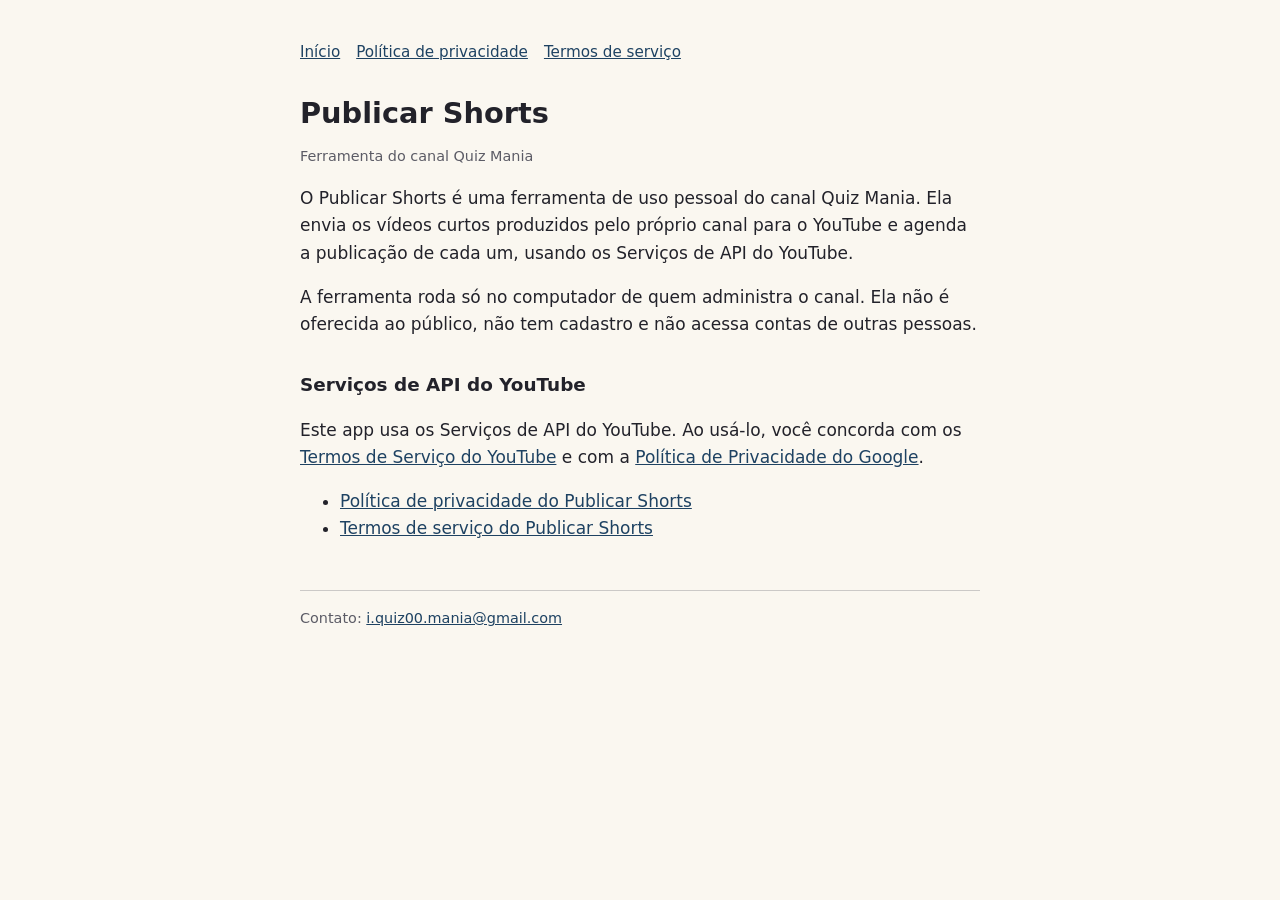
<file: index.html>
<!doctype html>
<html lang="pt-BR">
<head>
<meta charset="utf-8">
<meta name="viewport" content="width=device-width, initial-scale=1">
<title>Publicar Shorts</title>
<link rel="stylesheet" href="estilo.css">
</head>
<body>
<main>
<nav><a href="./">Início</a><a href="privacidade.html">Política de privacidade</a><a href="termos.html">Termos de serviço</a></nav>
<h1>Publicar Shorts</h1>
<p class="meta">Ferramenta do canal Quiz Mania</p>
<p>O Publicar Shorts é uma ferramenta de uso pessoal do canal Quiz Mania. Ela envia os vídeos curtos produzidos pelo próprio canal para o YouTube e agenda a publicação de cada um, usando os Serviços de API do YouTube.</p>
<p>A ferramenta roda só no computador de quem administra o canal. Ela não é oferecida ao público, não tem cadastro e não acessa contas de outras pessoas.</p>
<h2>Serviços de API do YouTube</h2>
<p>Este app usa os Serviços de API do YouTube. Ao usá-lo, você concorda com os <a href="https://www.youtube.com/t/terms">Termos de Serviço do YouTube</a> e com a <a href="https://policies.google.com/privacy">Política de Privacidade do Google</a>.</p>
<ul>
  <li><a href="privacidade.html">Política de privacidade do Publicar Shorts</a></li>
  <li><a href="termos.html">Termos de serviço do Publicar Shorts</a></li>
</ul>
<footer>Contato: <a href="mailto:i.quiz00.mania@gmail.com">i.quiz00.mania@gmail.com</a></footer>
</main>
</body>
</html>
</file>
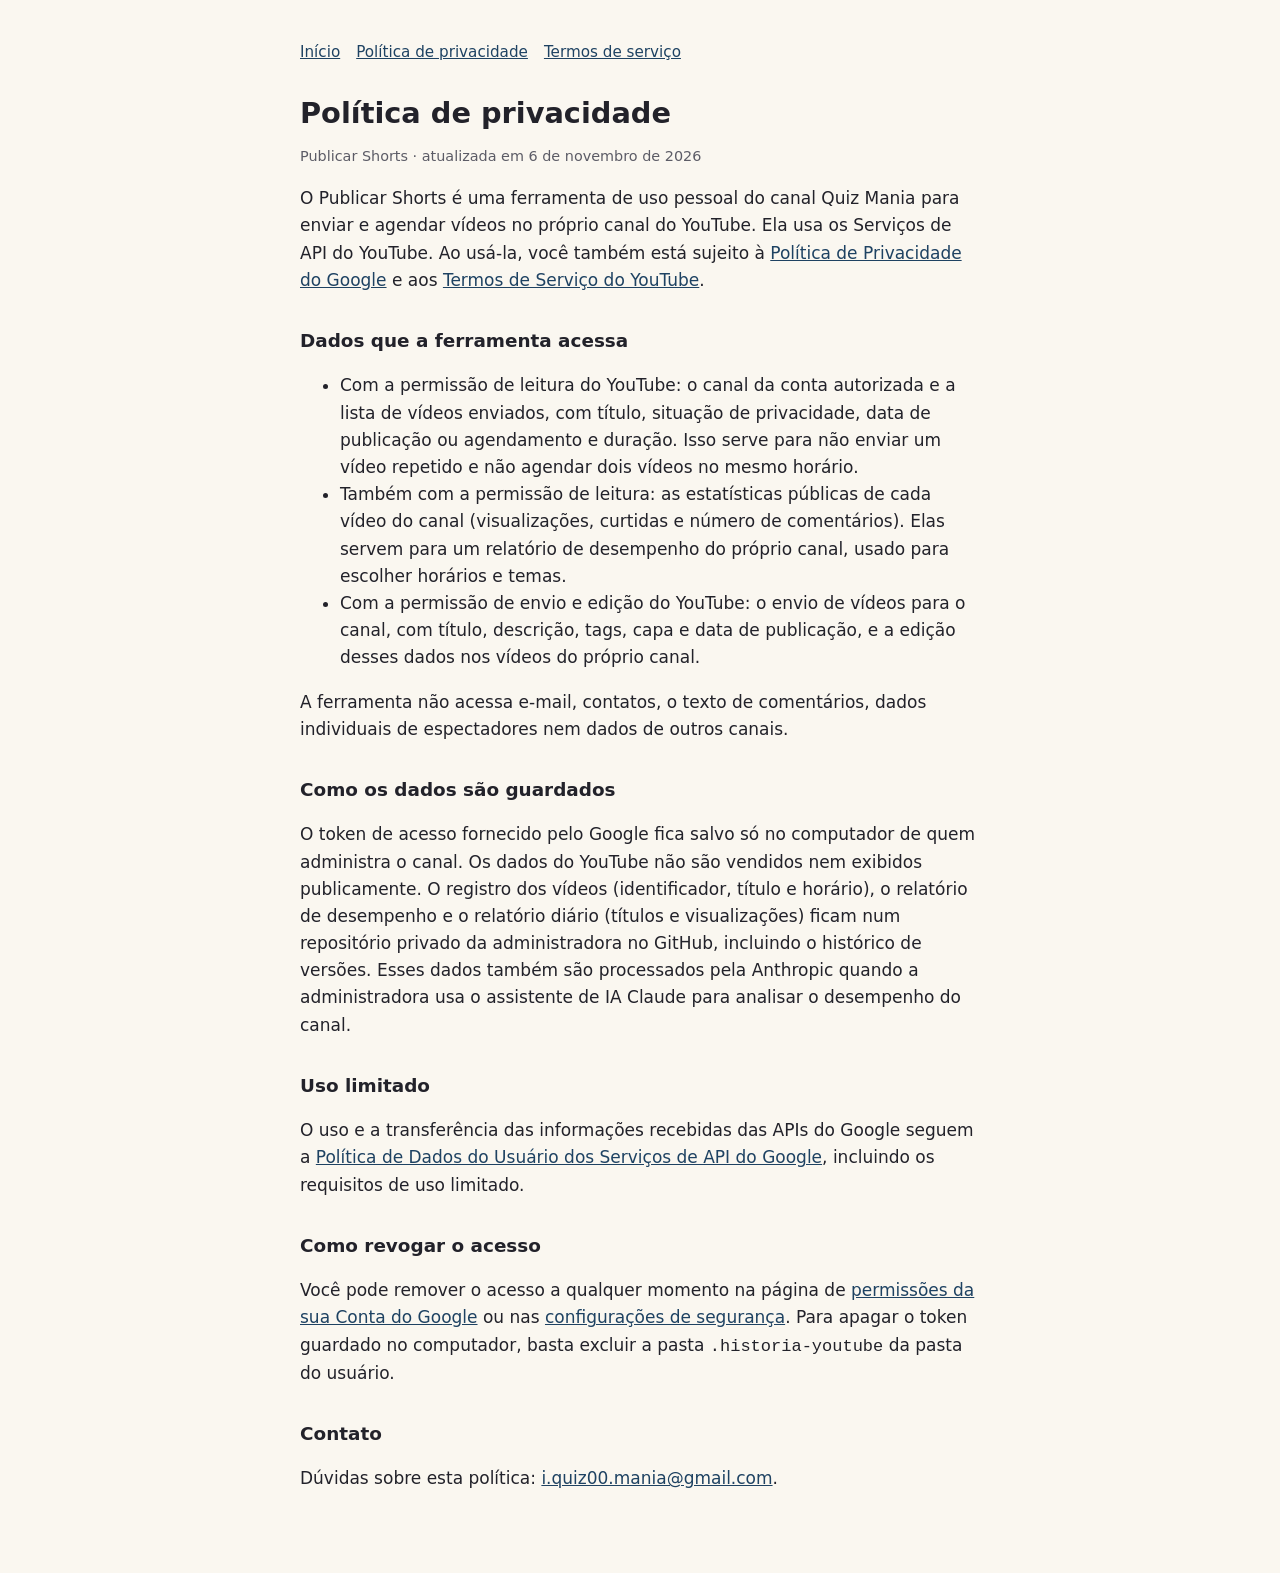
<file: privacidade.html>
<!doctype html>
<html lang="pt-BR">
<head>
<meta charset="utf-8">
<meta name="viewport" content="width=device-width, initial-scale=1">
<title>Política de privacidade · Publicar Shorts</title>
<link rel="stylesheet" href="estilo.css">
</head>
<body>
<main>
<nav><a href="./">Início</a><a href="privacidade.html">Política de privacidade</a><a href="termos.html">Termos de serviço</a></nav>
<h1>Política de privacidade</h1>
<p class="meta">Publicar Shorts · atualizada em 6 de novembro de 2026</p>
<p>O Publicar Shorts é uma ferramenta de uso pessoal do canal Quiz Mania para enviar e agendar vídeos no próprio canal do YouTube. Ela usa os Serviços de API do YouTube. Ao usá-la, você também está sujeito à <a href="https://policies.google.com/privacy">Política de Privacidade do Google</a> e aos <a href="https://www.youtube.com/t/terms">Termos de Serviço do YouTube</a>.</p>

<h2>Dados que a ferramenta acessa</h2>
<ul>
  <li>Com a permissão de leitura do YouTube: o canal da conta autorizada e a lista de vídeos enviados, com título, situação de privacidade, data de publicação ou agendamento e duração. Isso serve para não enviar um vídeo repetido e não agendar dois vídeos no mesmo horário.</li>
  <li>Também com a permissão de leitura: as estatísticas públicas de cada vídeo do canal (visualizações, curtidas e número de comentários). Elas servem para um relatório de desempenho do próprio canal, usado para escolher horários e temas.</li>
  <li>Com a permissão de envio e edição do YouTube: o envio de vídeos para o canal, com título, descrição, tags, capa e data de publicação, e a edição desses dados nos vídeos do próprio canal.</li>
</ul>
<p>A ferramenta não acessa e-mail, contatos, o texto de comentários, dados individuais de espectadores nem dados de outros canais.</p>

<h2>Como os dados são guardados</h2>
<p>O token de acesso fornecido pelo Google fica salvo só no computador de quem administra o canal. Os dados do YouTube não são vendidos nem exibidos publicamente. O registro dos vídeos (identificador, título e horário), o relatório de desempenho e o relatório diário (títulos e visualizações) ficam num repositório privado da administradora no GitHub, incluindo o histórico de versões. Esses dados também são processados pela Anthropic quando a administradora usa o assistente de IA Claude para analisar o desempenho do canal.</p>

<h2>Uso limitado</h2>
<p>O uso e a transferência das informações recebidas das APIs do Google seguem a <a href="https://developers.google.com/terms/api-services-user-data-policy">Política de Dados do Usuário dos Serviços de API do Google</a>, incluindo os requisitos de uso limitado.</p>

<h2>Como revogar o acesso</h2>
<p>Você pode remover o acesso a qualquer momento na página de <a href="https://myaccount.google.com/permissions">permissões da sua Conta do Google</a> ou nas <a href="https://security.google.com/settings/security/permissions">configurações de segurança</a>. Para apagar o token guardado no computador, basta excluir a pasta <code>.historia-youtube</code> da pasta do usuário.</p>

<h2>Contato</h2>
<p>Dúvidas sobre esta política: <a href="mailto:i.quiz00.mania@gmail.com">i.quiz00.mania@gmail.com</a>.</p>
</main>
</body>
</html>
</file>
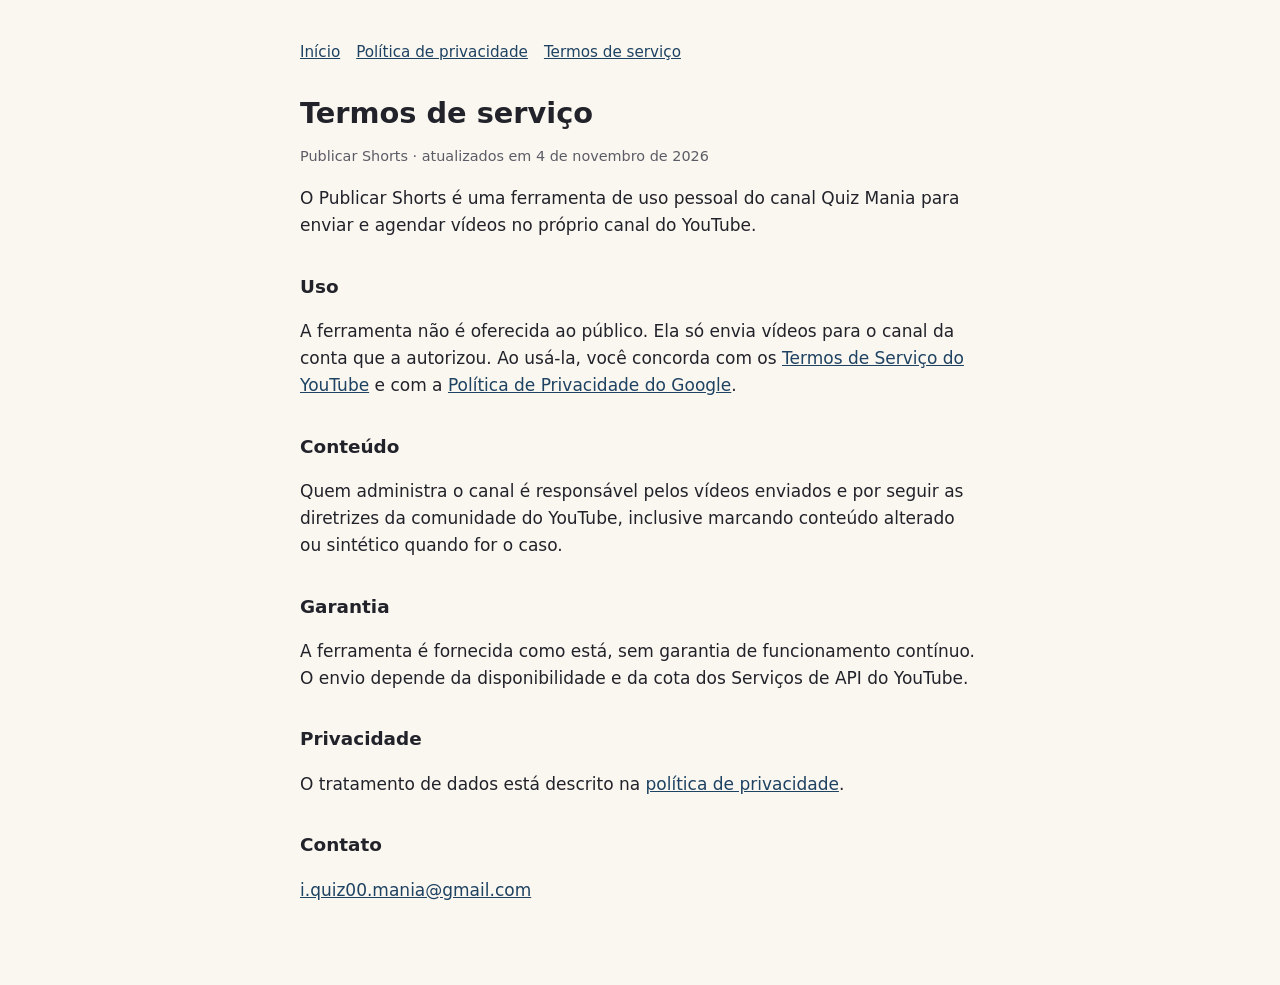
<file: termos.html>
<!doctype html>
<html lang="pt-BR">
<head>
<meta charset="utf-8">
<meta name="viewport" content="width=device-width, initial-scale=1">
<title>Termos de serviço · Publicar Shorts</title>
<link rel="stylesheet" href="estilo.css">
</head>
<body>
<main>
<nav><a href="./">Início</a><a href="privacidade.html">Política de privacidade</a><a href="termos.html">Termos de serviço</a></nav>
<h1>Termos de serviço</h1>
<p class="meta">Publicar Shorts · atualizados em 4 de novembro de 2026</p>
<p>O Publicar Shorts é uma ferramenta de uso pessoal do canal Quiz Mania para enviar e agendar vídeos no próprio canal do YouTube.</p>

<h2>Uso</h2>
<p>A ferramenta não é oferecida ao público. Ela só envia vídeos para o canal da conta que a autorizou. Ao usá-la, você concorda com os <a href="https://www.youtube.com/t/terms">Termos de Serviço do YouTube</a> e com a <a href="https://policies.google.com/privacy">Política de Privacidade do Google</a>.</p>

<h2>Conteúdo</h2>
<p>Quem administra o canal é responsável pelos vídeos enviados e por seguir as diretrizes da comunidade do YouTube, inclusive marcando conteúdo alterado ou sintético quando for o caso.</p>

<h2>Garantia</h2>
<p>A ferramenta é fornecida como está, sem garantia de funcionamento contínuo. O envio depende da disponibilidade e da cota dos Serviços de API do YouTube.</p>

<h2>Privacidade</h2>
<p>O tratamento de dados está descrito na <a href="privacidade.html">política de privacidade</a>.</p>

<h2>Contato</h2>
<p><a href="mailto:i.quiz00.mania@gmail.com">i.quiz00.mania@gmail.com</a></p>
</main>
</body>
</html>
</file>
<file: estilo.css>
:root { --fundo: #faf7f0; --texto: #22222a; --suave: #5c5c66; --link: #1e4262; }
@media (prefers-color-scheme: dark) { :root { --fundo: #17181d; --texto: #ececf0; --suave: #a6a6b0; --link: #8fc0e4; } }
body { margin: 0; background: var(--fundo); color: var(--texto); font: 17px/1.6 system-ui, sans-serif; }
main { max-width: 680px; margin: 0 auto; padding: 40px 16px 64px; }
h1 { font-size: 1.8rem; line-height: 1.2; margin: 0 0 8px; }
h2 { font-size: 1.15rem; margin: 32px 0 8px; }
p, li { color: var(--texto); }
.meta, footer { color: var(--suave); font-size: .9rem; }
a { color: var(--link); }
nav { display: flex; gap: 16px; flex-wrap: wrap; margin-bottom: 32px; font-size: .95rem; }
footer { margin-top: 48px; border-top: 1px solid color-mix(in srgb, var(--suave) 30%, transparent); padding-top: 16px; }
</file>
